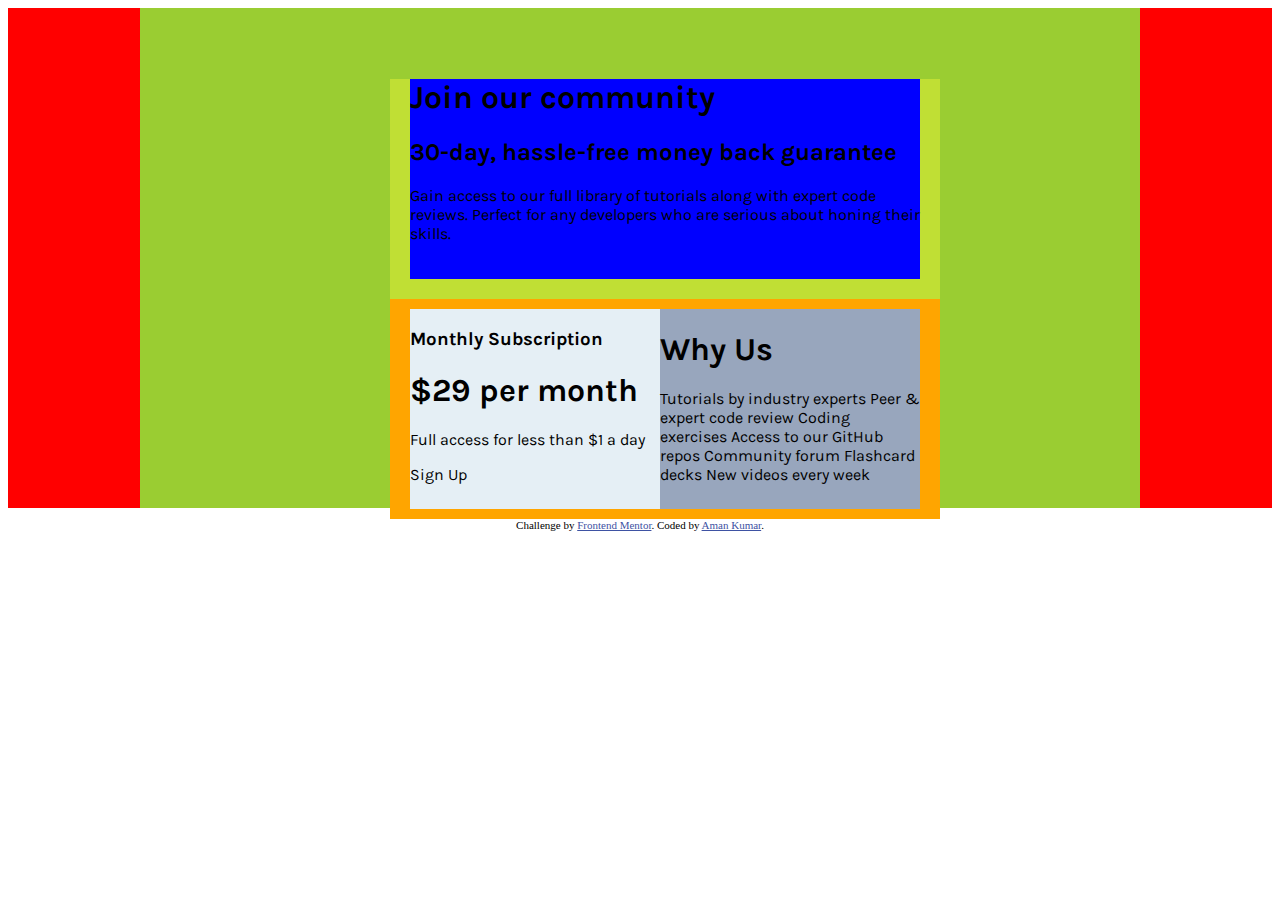
<file: Daily target/single-price-grid-component-master/index.html>
<!DOCTYPE html>
<html lang="en">
<head>
  <meta charset="UTF-8">
  <meta name="viewport" content="width=device-width, initial-scale=1.0"> <!-- displays site properly based on user's device -->
  <link rel="stylesheet" href="style.css">
  <link rel="icon" type="image/png" sizes="32x32" href="./images/favicon-32x32.png">
  <link rel="preconnect" href="https://fonts.googleapis.com">
  <link rel="preconnect" href="https://fonts.gstatic.com" crossorigin>
  <link href="https://fonts.googleapis.com/css2?family=Karla:ital,wght@0,200..800;1,200..800&display=swap" rel="stylesheet">
  <title>Frontend Mentor | Single Price Grid Component</title>

  <!-- Feel free to remove these styles or customise in your own stylesheet 👍 -->
  <style>
    .attribution { font-size: 11px; text-align: center; }
    .attribution a { color: hsl(228, 45%, 44%); }
  </style>
</head>
<body>
  <div class="aman">
    <div class="main">

      <div class="ananya">

        <div class="content1">
          <div class="radha">
            <h1>Join our community</h1>
            <h2>30-day, hassle-free money back guarantee</h2>
            <p>
            Gain access to our full library of tutorials along with expert code reviews. 
            Perfect for any developers who are serious about honing their skills.
            </p>
          </div>
        </div>
  
        <!-- <div class="vallabh"> -->
         
          <div class="content2">
            <div class="box1">
              <div class="para1">
                <h3>Monthly Subscription</h3>
              </div>
              
              <div class="para2">
                <h1>&dollar;29 per month</h1>
              </div>
    
              <div class="para3">
                <p>Full access for less than &dollar;1 a day</p>
              </div>
    
              <div class="para4">
                <p>Sign Up</p>
              </div>
    
            </div>
    
            <div class="box2">
              <div class="para5">
                <h1>Why Us</h1>
              </div>
    
              <div class="para6">
                <p>
                  Tutorials by industry experts
                  Peer &amp; expert code review
                  Coding exercises
                  Access to our GitHub repos
                  Community forum
                  Flashcard decks
                  New videos every week
                </p>
              </div>
    
            </div>
    
          </div>
        <!-- </div> -->
      </div>
      
      
    </div>

  </div>
 
  <footer>
    <p class="attribution">
      Challenge by <a href="https://www.frontendmentor.io?ref=challenge" target="_blank">Frontend Mentor</a>. 
      Coded by <a href="#">Aman Kumar</a>.
    </p>
  </footer>
</body>
</html>
</file>
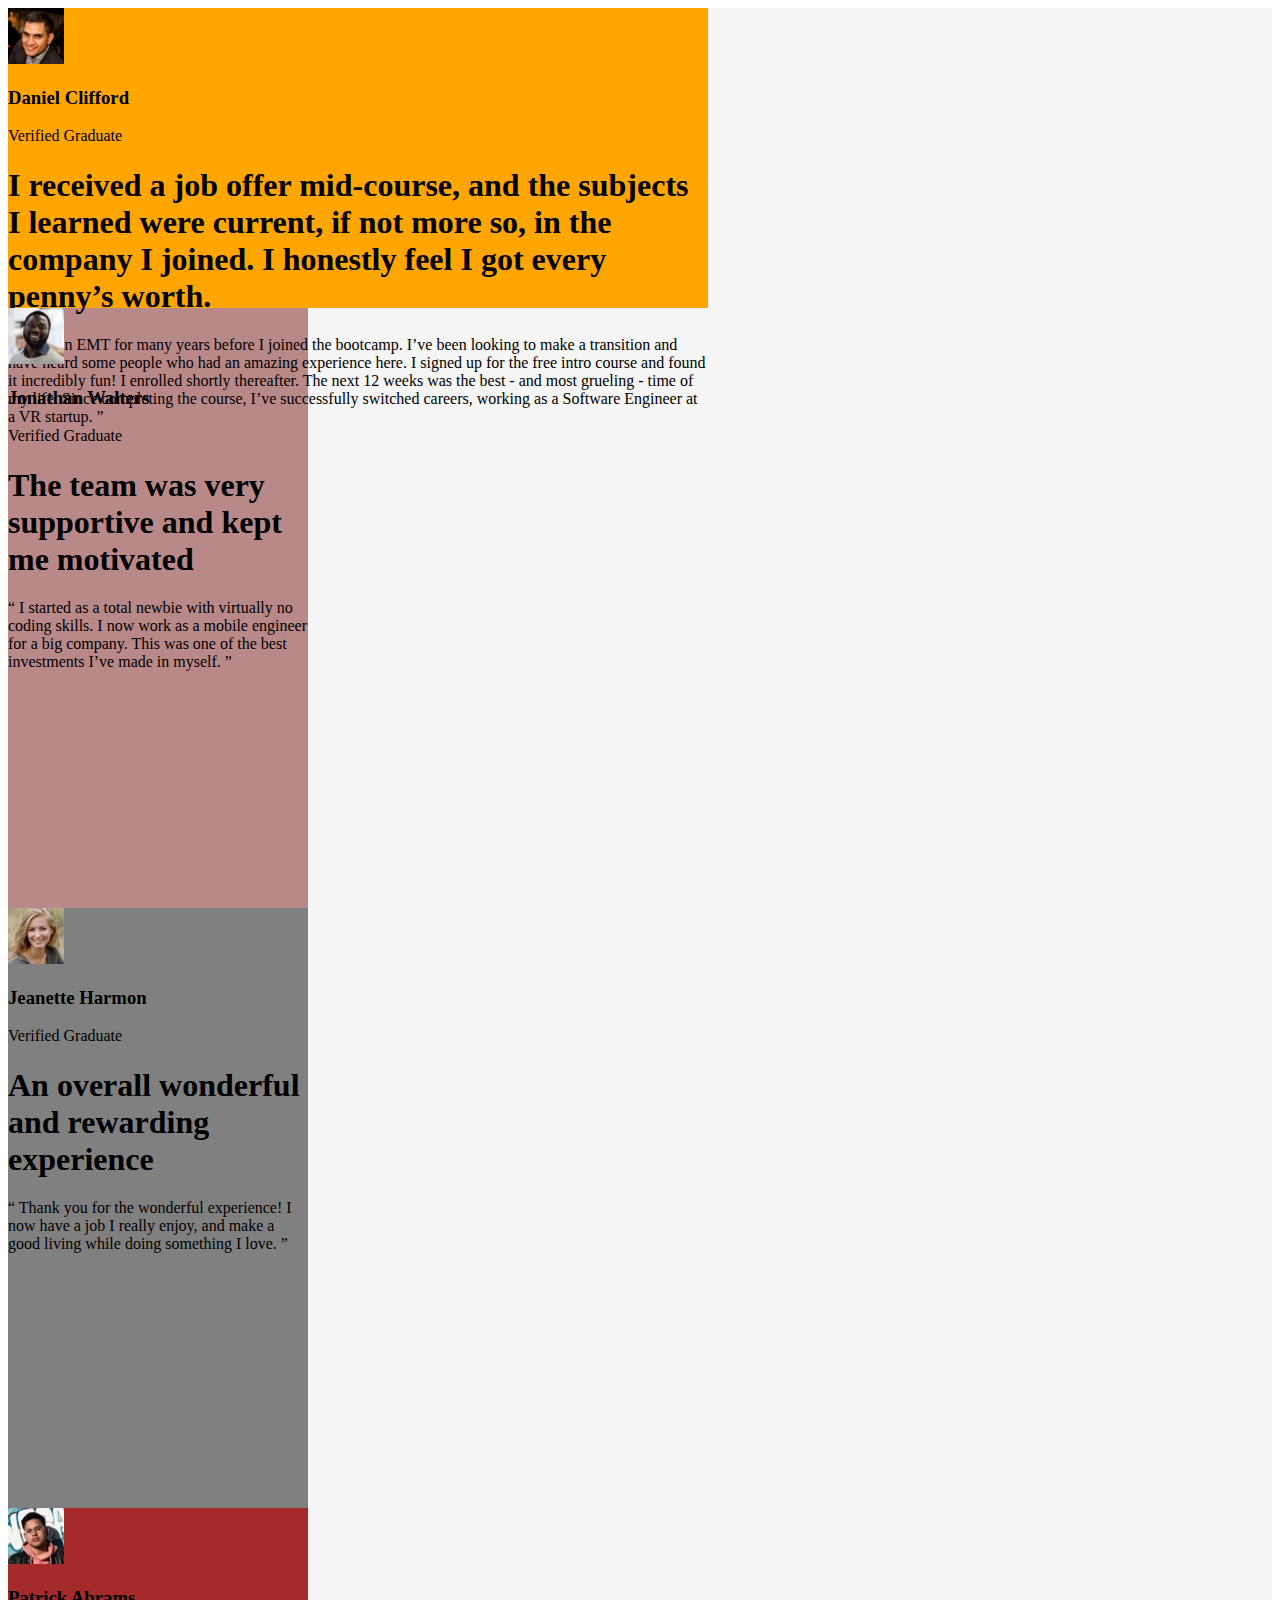
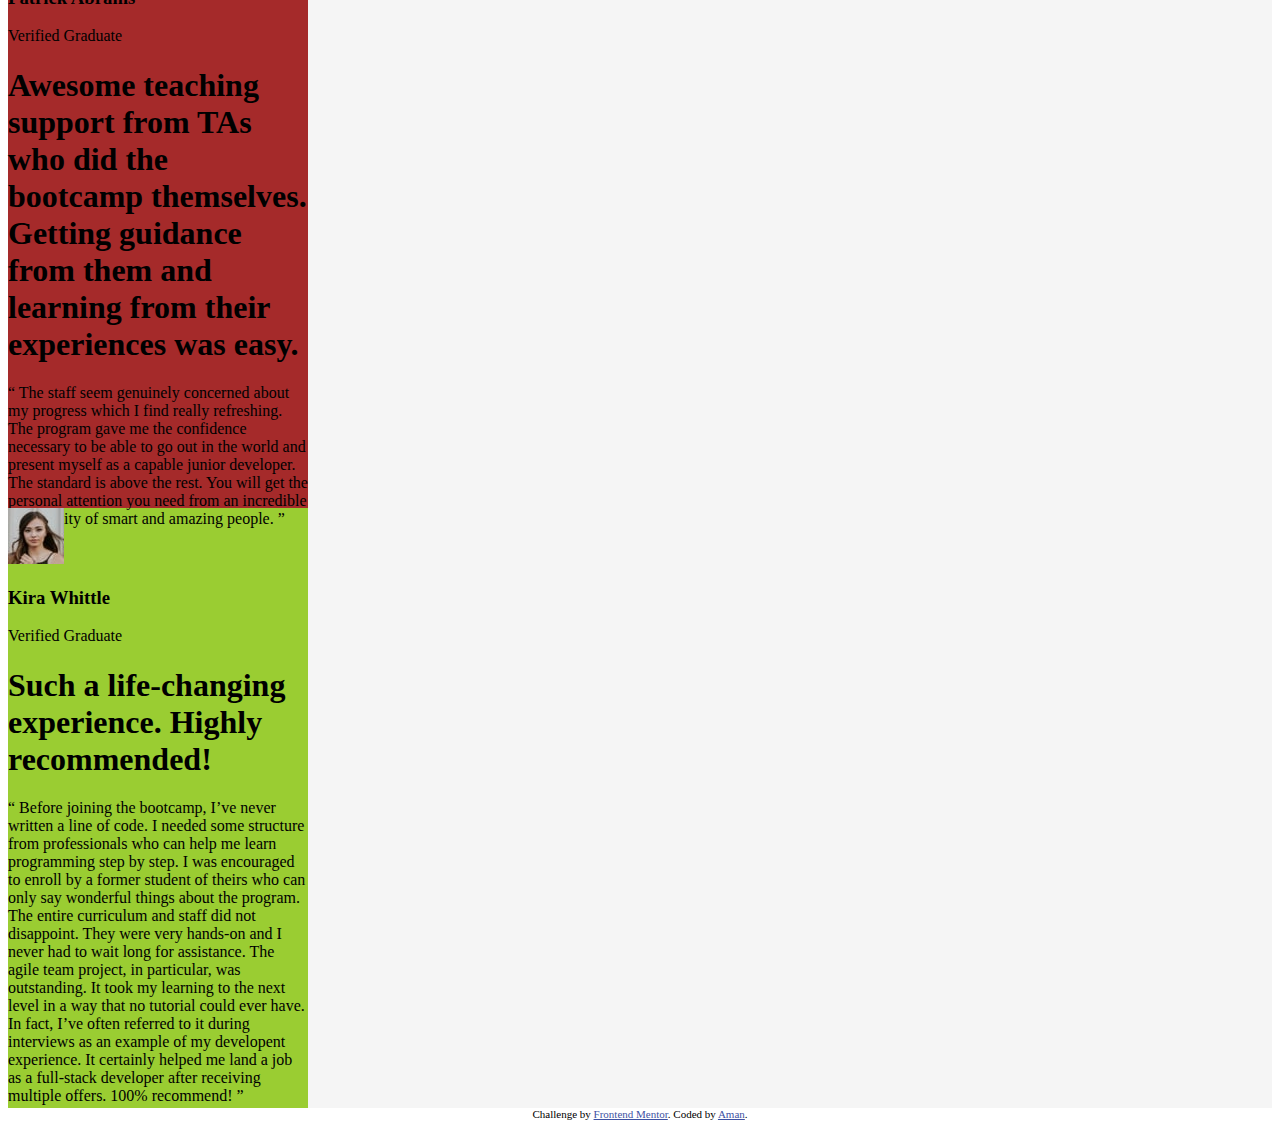
<file: Daily target/testimonials-grid-section-main/index.html>
<!DOCTYPE html>
<html lang="en">
<head>
  <meta charset="UTF-8">
  <meta name="viewport" content="width=device-width, initial-scale=1.0"> <!-- displays site properly based on user's device -->
  <link rel="stylesheet" href="style.css">
  <link rel="icon" type="image/png" sizes="32x32" href="./images/favicon-32x32.png">
  
  <title>Frontend Mentor | [Challenge Name Here]</title>

  <!-- Feel free to remove these styles or customise in your own stylesheet 👍 -->
  <style>
    .attribution { font-size: 11px; text-align: center; }
    .attribution a { color: hsl(228, 45%, 44%); }
  </style>
</head>
<body>

  <div class="aman">
    <div class="white">
      <div class="col1">
        <div class="para1">
          <img src="./images/image-daniel.jpg" alt="daniel picture">
          <h3>
            Daniel Clifford
          </h3>
          <p>
            Verified Graduate
          </p>
        </div>

        <div class="para2">
          <h1>
            I received a job offer mid-course, and the subjects I learned were current, if not more so, 
            in the company I joined. I honestly feel I got every penny’s worth.
          </h1>
        </div>

        <div class="para3">
          <p>
            “ I was an EMT for many years before I joined the bootcamp. I’ve been looking to make a 
              transition and have heard some people who had an amazing experience here. I signed up 
              for the free intro course and found it incredibly fun! I enrolled shortly thereafter. 
              The next 12 weeks was the best - and most grueling - time of my life. Since completing 
              the course, I’ve successfully switched careers, working as a Software Engineer at a VR startup. ”
          </p>
        </div>
      </div>


      <div class="col2">
        <div class="para4">
          <img src="./images/image-jonathan.jpg" alt="jonathan picture">
          <h3>
            Jonathan Walters
          </h3>
          <p>
            Verified Graduate
          </p>
        </div>

        <div class="para5">
          <h1>
            The team was very supportive and kept me motivated
          </h1>
        </div>

        <div class="para6">
          <p>
            “ I started as a total newbie with virtually no coding skills. I now work as a mobile engineer 
            for a big company. This was one of the best investments I’ve made in myself. ”
          </p>
        </div>
      </div>

      <div class="col3">
        <div class="para7">
          <img src="./images/image-jeanette.jpg" alt="jeanette picture">
          <h3>Jeanette Harmon</h3>
          <p>Verified Graduate</p>
        </div>

        <div class="para8">
          <h1>An overall wonderful and rewarding experience</h1>
        </div>

        <div class="para9">
          <p>
            “ Thank you for the wonderful experience! I now have a job I really enjoy, and make a good living 
            while doing something I love. ”
          </p>
        </div>
      </div>

      <div class="col4">
        <div class="para10">
          <img src="./images/image-patrick.jpg" alt="pratick picture">
          <h3>
            Patrick Abrams
          </h3>
          <p>
            Verified Graduate
          </p>
        </div>

        <div class="para11">
          <h1>
            Awesome teaching support from TAs who did the bootcamp themselves. Getting guidance from them and 
            learning from their experiences was easy.
          </h1>
        </div>

        <div class="para12">
          <p>
            “ The staff seem genuinely concerned about my progress which I find really refreshing. The program 
            gave me the confidence necessary to be able to go out in the world and present myself as a capable 
            junior developer. The standard is above the rest. You will get the personal attention you need from 
            an incredible community of smart and amazing people. ”
          </p>
        </div>
      </div>

      <div class="col5">
        <div class="para13">
          <img src="./images/image-kira.jpg" alt="kira picture">
          <h3>Kira Whittle</h3>
          <p>
            Verified Graduate
          </p>
        </div>

        <div class="para14">
          <h1>Such a life-changing experience. Highly recommended!</h1>
        </div>

        <div class="para15">
          <p>
            “ Before joining the bootcamp, I’ve never written a line of code. I needed some structure from 
              professionals who can help me learn programming step by step. I was encouraged to enroll by a former 
              student of theirs who can only say wonderful things about the program. The entire curriculum and staff 
              did not disappoint. They were very hands-on and I never had to wait long for assistance. The agile team 
              project, in particular, was outstanding. It took my learning to the next level in a way that no tutorial 
              could ever have. In fact, I’ve often referred to it during interviews as an example of my developent 
              experience. It certainly helped me land a job as a full-stack developer after receiving multiple offers. 
              100% recommend! ”
          </p>
        </div>
      </div>
    </div>
  </div>
 

  
  
  <div class="attribution">
    Challenge by <a href="https://www.frontendmentor.io?ref=challenge" target="_blank">Frontend Mentor</a>. 
    Coded by <a href="#">Aman</a>.
  </div>
</body>
</html>
</file>
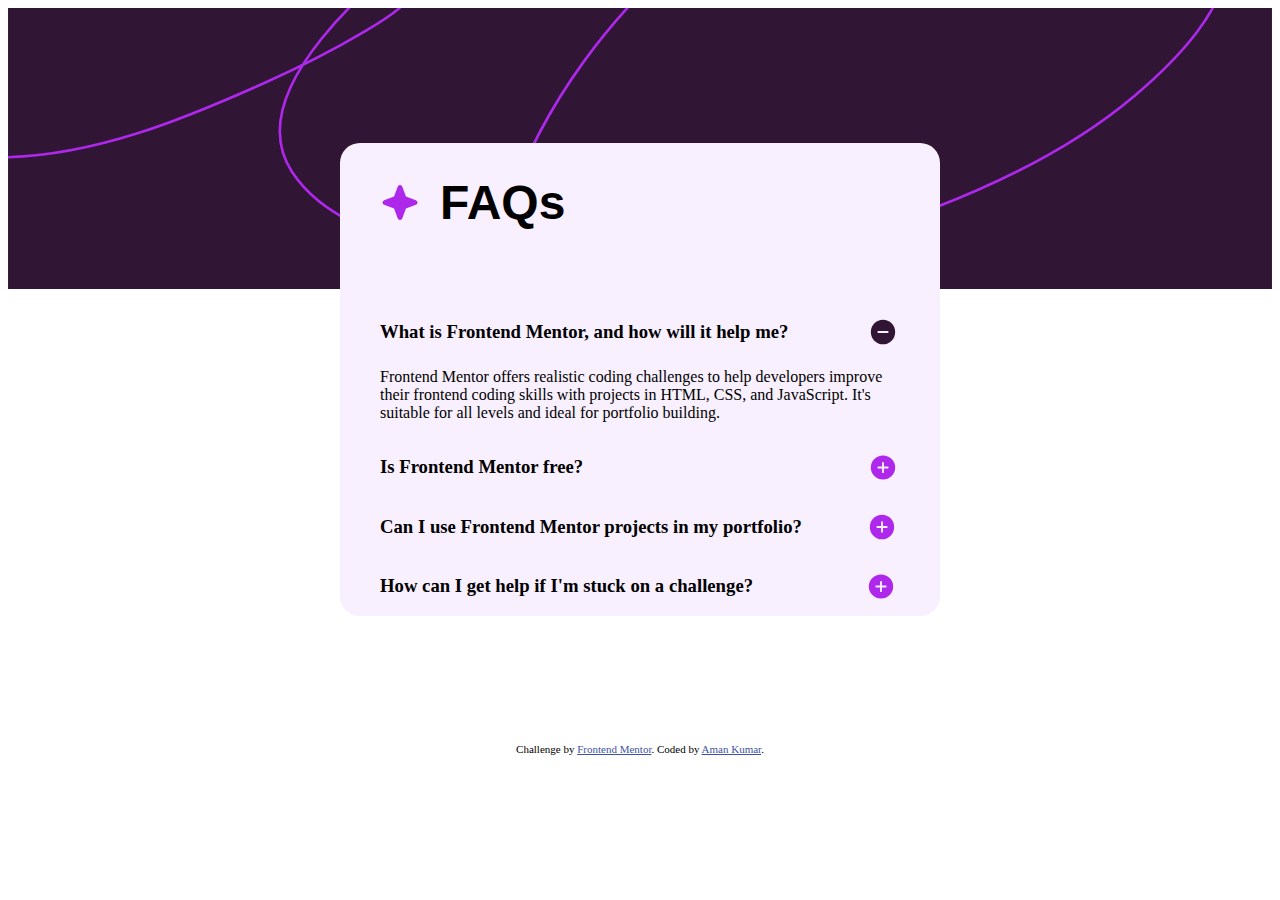
<file: webpages-completed/faq-accordion-main/index.html>
<!DOCTYPE html>
<html lang="en">
<head>
  <meta charset="UTF-8">
  <meta name="viewport" content="width=device-width, initial-scale=1.0"> <!-- displays site properly based on user's device -->

  <link rel="icon" type="image/png" sizes="32x32" href="./assets/images/favicon-32x32.png">
  <link rel="stylesheet" href="style.css">
  <title>Frontend Mentor | FAQ accordion</title>

  <!-- Feel free to remove these styles or customise in your own stylesheet 👍 -->
  <style>
    .attribution { font-size: 11px; text-align: center; }
    .attribution a { color: hsl(228, 45%, 44%); }
  </style>
</head>
<body>
  <div class="aman">
    <div class="image">
      <img src="./assets/images/background-pattern-desktop.svg" alt="desktop background image">
    </div>
    <div class="container">
      <div class="frist">
        <div class="main">
          <div class="para1">
            <img src="./assets/images/icon-star.svg" alt="icon of star">
            <h1>
              <strong>FAQs</strong>
            </h1>
          </div>
      
          <div class="para2">
            <h3>What is Frontend Mentor, and how will it help me?</h3>
            <img src="./assets/images/icon-minus.svg" alt="icons o minux">
          </div>
  
          <div class="para3">
            <p>
              Frontend Mentor offers realistic coding challenges to help developers improve their 
              frontend coding skills with projects in HTML, CSS, and JavaScript. It's suitable for 
              all levels and ideal for portfolio building.
            </p>
          </div>
  
          <div class="para4">
            <h3>  Is Frontend Mentor free?</h3>
            <img src="./assets/images/icon-plus.svg" alt="icons of plus">
            <!-- <p>
              Yes, Frontend Mentor offers both free and premium coding challenges, with the free 
              option providing access to a range of projects suitable for all skill levels.
            </p> -->
          </div>
  
          <div class="para5">
            <h3>Can I use Frontend Mentor projects in my portfolio?</h3>
            <img src="./assets/images/icon-plus.svg" alt="icons of plus">
            <!-- <p>
              Yes, you can use projects completed on Frontend Mentor in your portfolio. It's an excellent
              way to showcase your skills to potential employers!
            </p> -->
          </div>
  
          <div class="para6">
            <h3> How can I get help if I'm stuck on a challenge?</h3>
            <img src="./assets/images/icon-plus.svg" alt="icons of plus">
            <!-- <p>
              The best place to get help is inside Frontend Mentor's Discord community. There's a help 
              channel where you can ask questions and seek support from other community members.
            </p> -->
          </div>
  
        </div>
  
      </div>
    </div>

  </div>
  
  <div class="attribution">
    Challenge by <a href="https://www.frontendmentor.io?ref=challenge" target="_blank">Frontend Mentor</a>. 
    Coded by <a href="https://github.com/amann7974">Aman Kumar</a>.
  </div>
</body>
</html>
</file>
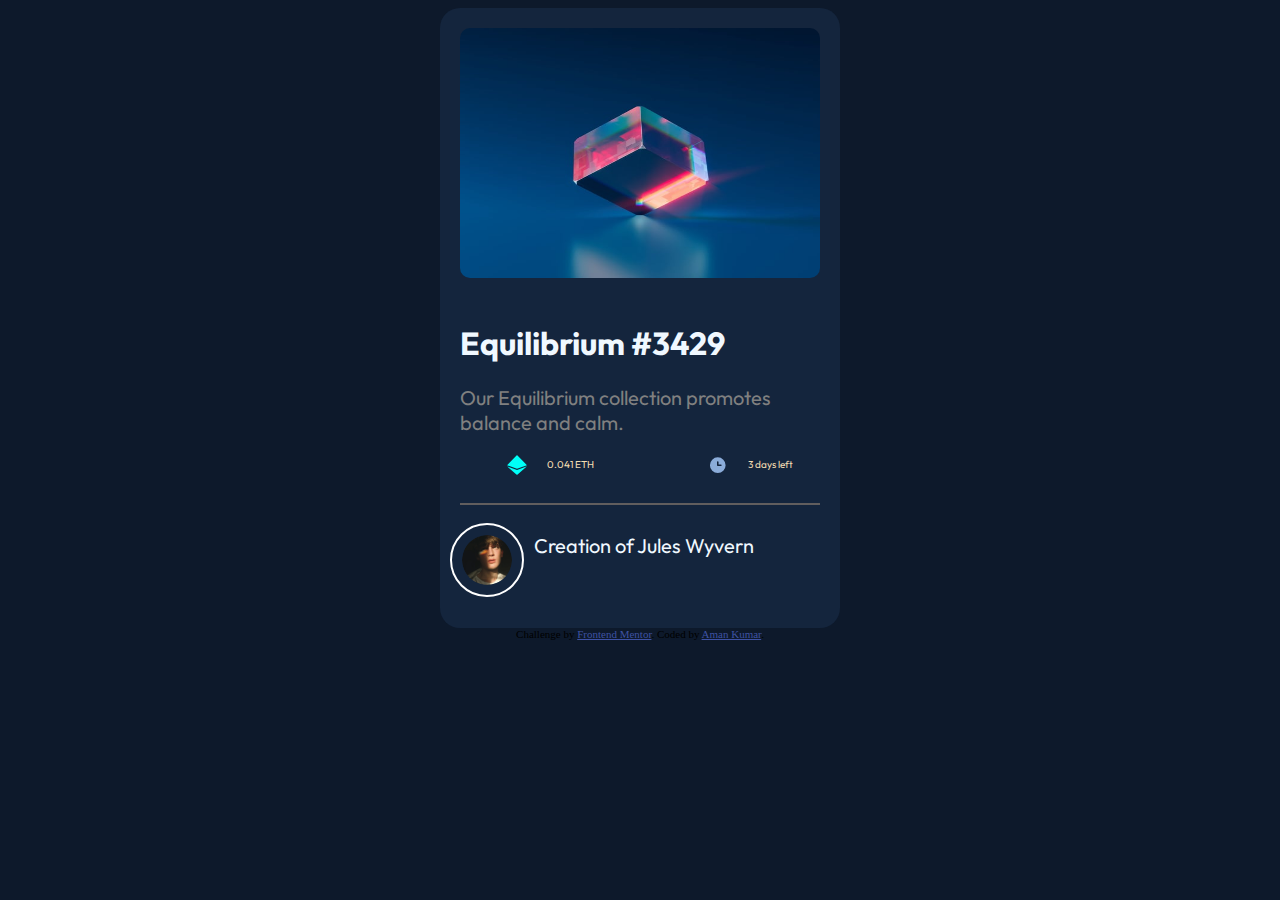
<file: webpages-completed/nft-preview-card-component-main/index.html>
<!DOCTYPE html>
<html lang="en">
<head>
  <meta charset="UTF-8">
  <meta name="viewport" content="width=device-width, initial-scale=1.0"> <!-- displays site properly based on user's device -->
  <link rel="stylesheet" href="style.css">
  <link rel="icon" type="image/png" sizes="32x32" href="./images/favicon-32x32.png">
  <link rel="preconnect" href="https://fonts.googleapis.com">
<link rel="preconnect" href="https://fonts.gstatic.com" crossorigin>
<link href="https://fonts.googleapis.com/css2?family=Outfit:wght@100..900&display=swap" rel="stylesheet">
  <title>Frontend Mentor | NFT preview card component</title>

  <!-- Feel free to remove these styles or customise in your own stylesheet 👍 -->
  <style>
    .attribution { font-size: 11px; text-align: center; }
    .attribution a { color: hsl(228, 45%, 44%); }
  </style>
</head>
<body>
  <div class="aman0">
    <div class="aman">
      <div class="main">
        <img src="./images/image-equilibrium.jpg" alt="">
        <!-- <div class="photo">
          <img src="./images/image-equilibrium.jpg" alt="">
        </div> -->
  
        <div class="text">
          <h1>Equilibrium #3429</h1>
          <p>Our Equilibrium collection promotes balance and calm.</p>
        </div>
  
        <div class="icons">
          <div class="icons0">
            <img src="./images/icon-ethereum.svg" alt="">
            <p>0.041 ETH</p>
          </div>
  
          <div class="icons1">
            <img src="./images/icon-clock.svg" alt="Clock">
            <p>3 days left</p>
          </div>
        </div>
        
        <div class="line">
          <hr>
        </div>
  
        <div class="last">
          <img src="./images/image-avatar.png" alt="">
          <p>Creation of Jules Wyvern</p>
        </div>
      </div>
    </div>
  </div>

  <div class="attribution">
    Challenge by <a href="https://www.frontendmentor.io?ref=challenge" target="_blank">Frontend Mentor</a>. 
    Coded by <a href="https://github.com/amann7974">Aman Kumar</a>.
  </div>
</body>
</html>
</file>
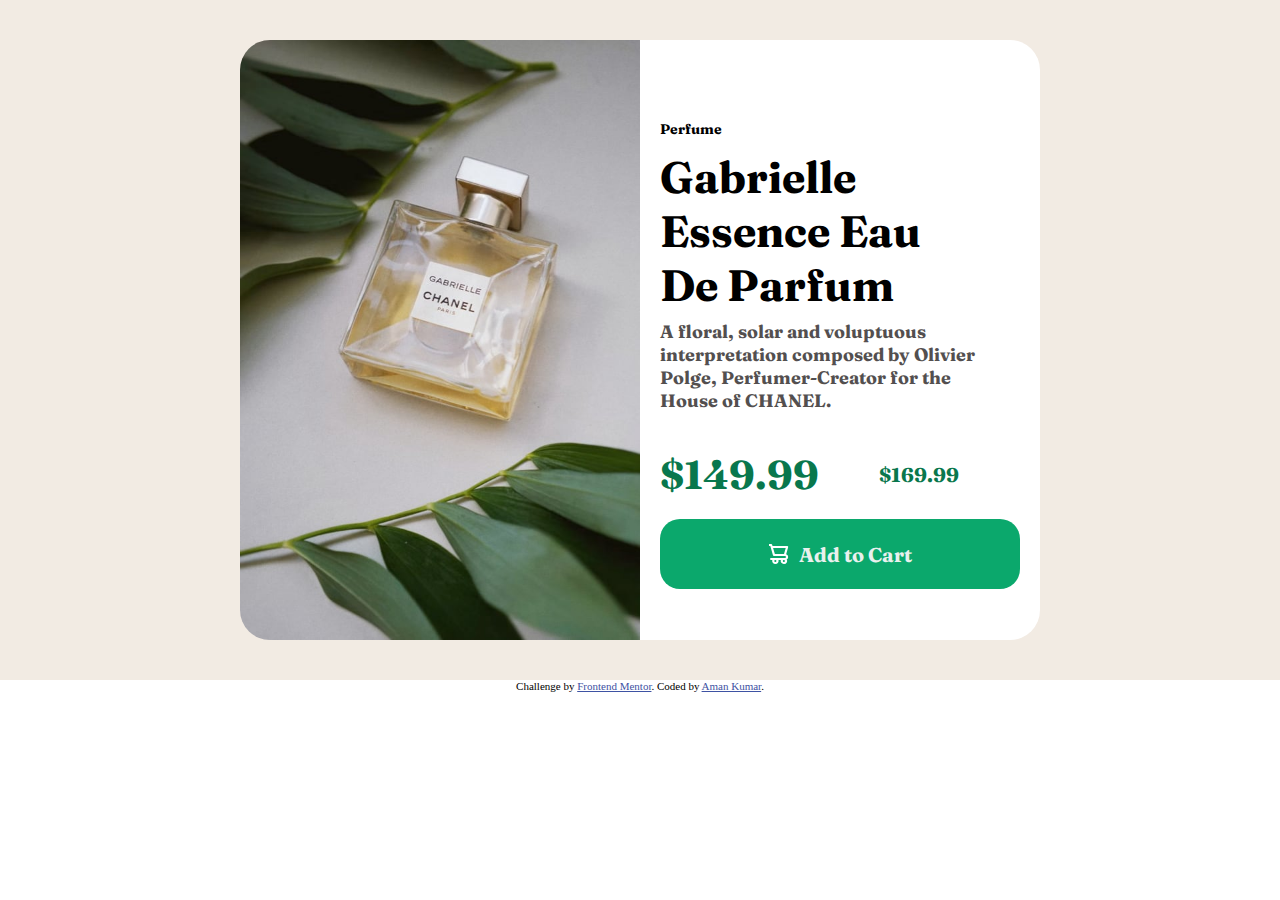
<file: webpages-completed/product-preview-card-component-main/index.html>
<!DOCTYPE html>
<html lang="en">
<head>
  <meta charset="UTF-8">
  <meta name="viewport" content="width=device-width, initial-scale=1.0"> <!-- displays site properly based on user's device -->
  <link rel="stylesheet" href="style.css">
  <link rel="icon" type="image/png" sizes="32x32" href="./images/favicon-32x32.png">
  
  <title>Frontend Mentor | Product preview card component</title>
  <link rel="preconnect" href="https://fonts.googleapis.com">
<link rel="preconnect" href="https://fonts.gstatic.com" crossorigin>
<link href="https://fonts.googleapis.com/css2?family=Montserrat:ital,wght@0,100..900;1,100..900&display=swap" rel="stylesheet">
<link rel="preconnect" href="https://fonts.googleapis.com">
<link rel="preconnect" href="https://fonts.gstatic.com" crossorigin>
<link href="https://fonts.googleapis.com/css2?family=Fraunces:ital,opsz,wght@0,9..144,100..900;1,9..144,100..900&display=swap" rel="stylesheet">

<!-- Feel free to remove these styles or customise in your own stylesheet 👍 -->
  <style>
    .attribution { font-size: 11px; text-align: center; }
    .attribution a { color: hsl(228, 45%, 44%); }
  </style>
</head>
<body>
  <div class="aman">
    <div class="image">
      <img src="./images/image-product-desktop.jpg" alt="main image">
    </div>


    <div class="text">
      <div class="head1">
        <p>Perfume</p>
      </div>


      <div class="head2">
        <h1>  Gabrielle Essence Eau De Parfum
        </h1>
      </div>

      <div class="head3">
        <p>
          A floral, solar and voluptuous interpretation composed by Olivier Polge, 
          Perfumer-Creator for the <br>House of CHANEL.
        </p>
      </div>   
      

      <div class="head4">
        <h1>$149.99</h1>
        <p>$169.99</p>
      </div>

      <div class="head5">
        <img src="./images/icon-cart.svg" alt="cart icons">
        <p>Add to Cart</p>
      </div>
    </div>
  </div>

  
  <div class="attribution">
    Challenge by <a href="https://www.frontendmentor.io?ref=challenge" target="_blank">Frontend Mentor</a>. 
    Coded by <a href="https://github.com/amann7974">Aman Kumar</a>.
  </div>
</body>
</html>
</file>
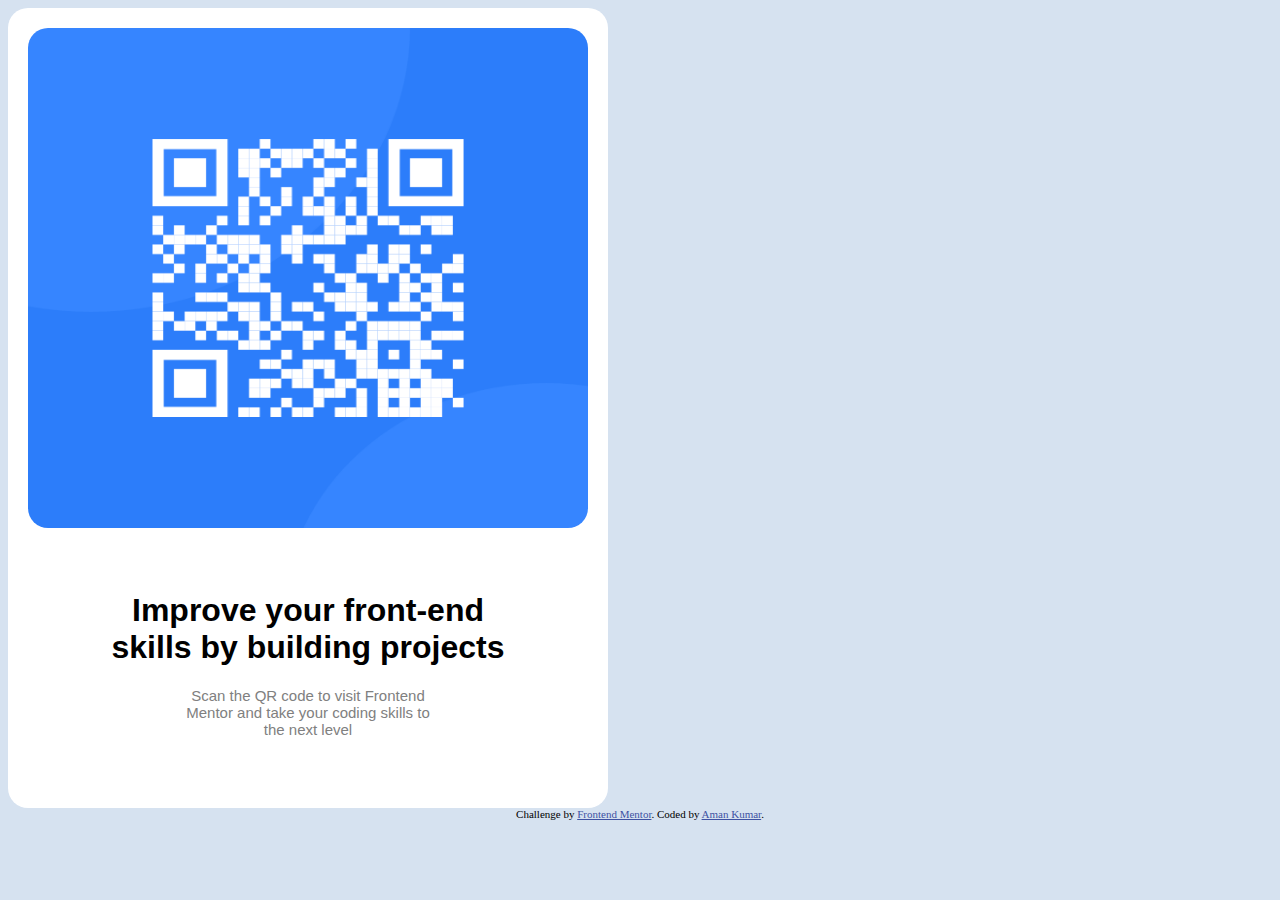
<file: webpages-completed/qr-code-component-main/index.html>
<!DOCTYPE html>
<html lang="en">
<head>
  <meta charset="UTF-8">
  <meta name="viewport" content="width=device-width, initial-scale=1.0"> <!-- displays site properly based on user's device -->

  <link rel="icon" type="image/png" sizes="32x32" href="./images/favicon-32x32.png">
  <link rel="stylesheet" href="style.css">
  <title>Frontend Mentor | QR code component</title>

  <!-- Feel free to remove these styles or customise in your own stylesheet 👍 -->
  <style>
    .attribution { font-size: 11px; text-align: center; }
    .attribution a { color: hsl(228, 45%, 44%); }
  </style>
</head>
<body>
  <div class="aman">
    <div class="main">
      <div class="container">
        <div class="scanner">
          <img src="./images/image-qr-code.png" alt="scanner">
        </div>

        <div class="heading">
          <h1>
            Improve your front-end <br> skills by building projects
          </h1>
        </div>

        <div class="para">
          <p>
            Scan the QR code to visit Frontend <br> Mentor and take your coding skills to <br> the next level
          </p>
        </div>
      </div>
    </div>
  </div>
  

  
  
  <div class="attribution">
    Challenge by <a href="https://www.frontendmentor.io?ref=challenge" target="_blank">Frontend Mentor</a>. 
    Coded by <a href="https://github.com/amann7974">Aman Kumar</a>.
  </div>
</body>
</html>
</file>
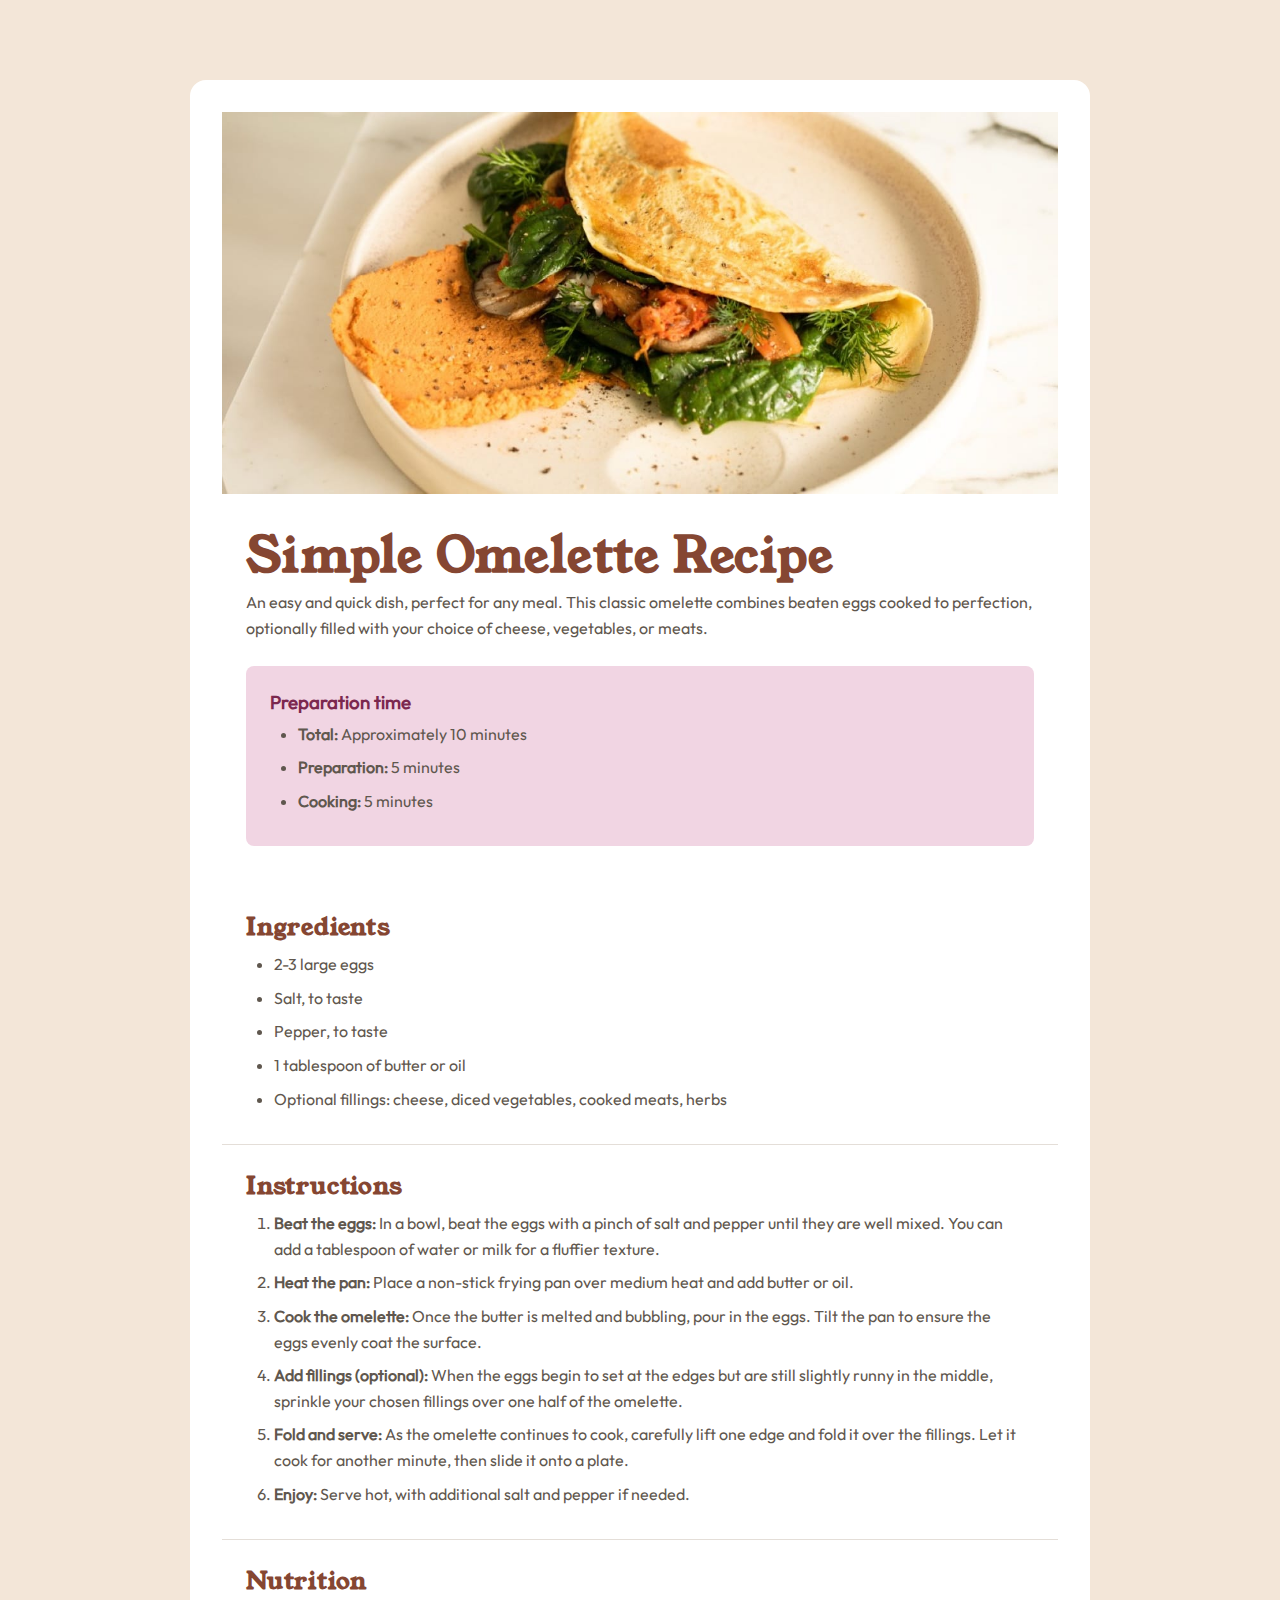
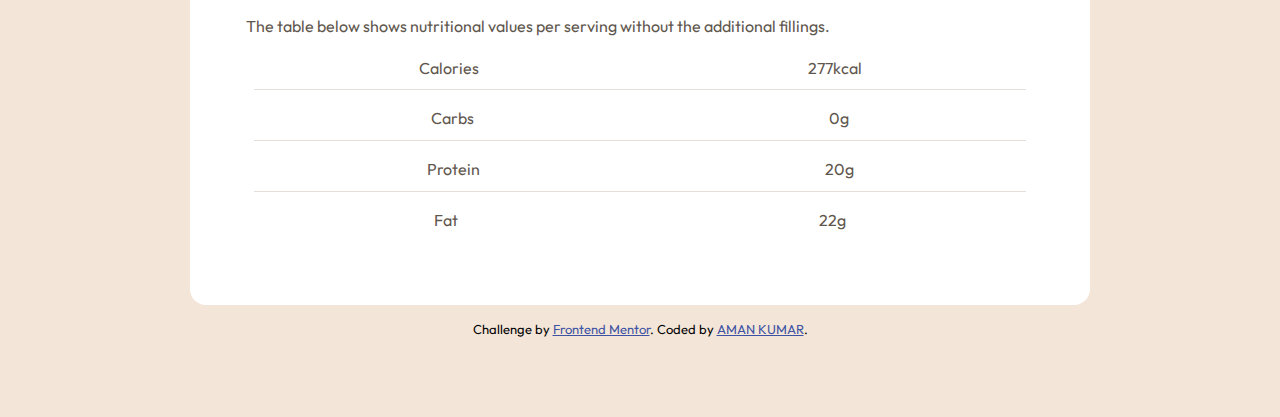
<file: webpages-completed/recipe-page-main/index.html>
<!DOCTYPE html>
<html lang="en">
<head>
  <meta charset="UTF-8">
  <meta name="viewport" content="width=device-width, initial-scale=1.0"> <!-- displays site properly based on user's device -->

  <link rel="icon" type="image/png" sizes="32x32" href="./assets/images/favicon-32x32.png">
  <link rel="stylesheet" href="style.css">
  <title>Frontend Mentor | Recipe page</title>
</head>
<body>

  <div class="container">
    <img src="./assets/images/image-omelette.jpeg" alt="">


    <div class="banner">
      <h1>Simple Omelette Recipe</h1>

    <p>An easy and quick dish, perfect for any meal. This classic omelette combines beaten eggs cooked 
      to perfection, optionally filled with your choice of cheese, vegetables, or meats.</p>

      <article>
        <h3>Preparation time</h3>
        <ul>
          <li><strong>Total:</strong> Approximately 10 minutes</li>
          <li><strong>Preparation:</strong> 5 minutes</li>
          <li><strong>Cooking:</strong> 5 minutes</li>
        </ul>  
      </article>
    </div>

  <div class="ingredients">
    <h2>Ingredients</h2>
    <ul>
      <li>2-3 large eggs</li>
      <li>Salt, to taste</li>
      <li>Pepper, to taste</li>
      <li>1 tablespoon of butter or oil</li>
      <li>Optional fillings: cheese, diced vegetables, cooked meats, herbs</li>
    </ul>
  </div>

  <div class="instructions">
    <h2>Instructions</h2>

    <ol>
      <li><strong>Beat the eggs:</strong> In a bowl, beat the eggs with a pinch of salt and pepper until they are well mixed. 
        You can add a tablespoon of water or milk for a fluffier texture.
      </li>

      <li><strong>Heat the pan:</strong> Place a non-stick frying pan over medium heat and add butter or oil.
      </li>

      <li><strong>Cook the omelette:</strong> Once the butter is melted and bubbling, pour in the eggs. Tilt the pan to ensure 
        the eggs evenly coat the surface.
      </li>

      <li><strong>Add fillings (optional):</strong> When the eggs begin to set at the edges but are still slightly runny in the 
        middle, sprinkle your chosen fillings over one half of the omelette.
      </li>

      <li><strong>Fold and serve:</strong> As the omelette continues to cook, carefully lift one edge and fold it over the 
        fillings. Let it cook for another minute, then slide it onto a plate.
      </li>

      <li><strong>Enjoy:</strong> Serve hot, with additional salt and pepper if needed.
      </li>
    </ol>
  </div>


  <div class="nutrition">
    <h2>Nutrition</h2>
    <p>The table below shows nutritional values per serving without the additional fillings.</p>

    <article>
      <ul style="list-style-type: none; padding: 0;">
        <li>Calories
          <span>277kcal</span></li>
        
        <li>Carbs
          <span>0g</span></li>  
  
        <li>Protein
          <span>20g</span></li>  
  
        <li>Fat
          <span>22g</span></li>  
      </ul>
    </article>
  </div>

 
  </div>
  
  <div class="attribution">
    Challenge by <a href="https://www.frontendmentor.io?ref=challenge" target="_blank">Frontend Mentor</a>. 
    Coded by <a href="https://github.com/amann7974">AMAN KUMAR</a>.
  </div>
</body>
</html>
</file>
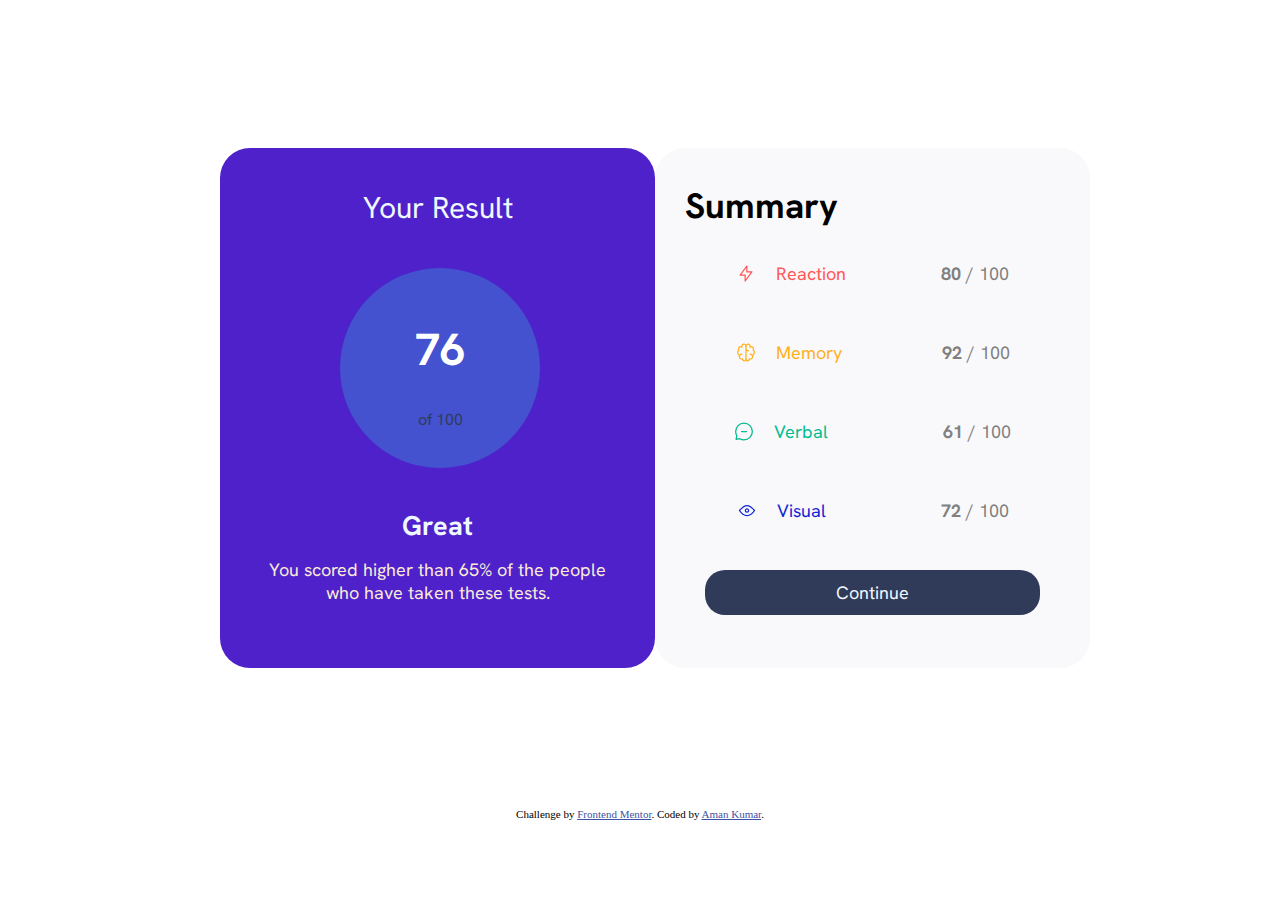
<file: webpages-completed/results-summary-component-main/index.html>
<!DOCTYPE html>
<html lang="en">
<head>
  <meta charset="UTF-8">
  <meta name="viewport" content="width=device-width, initial-scale=1.0"> <!-- displays site properly based on user's device -->
  <link rel="stylesheet" href="style.css">
  <link rel="icon" type="image/png" sizes="32x32" href="./assets/images/favicon-32x32.png">
  
  <title>Frontend Mentor | Results summary component</title>
  <link rel="preconnect" href="https://fonts.googleapis.com">
  <link rel="preconnect" href="https://fonts.gstatic.com" crossorigin>
  <link href="https://fonts.googleapis.com/css2?family=Hanken+Grotesk:ital,wght@0,100..900;1,100..900&display=swap" rel="stylesheet">
  <!-- Feel free to remove these styles or customise in your own stylesheet 👍 -->
  <style>
    .attribution { font-size: 11px; text-align: center; }
    .attribution a { color: hsl(228, 45%, 44%); }
  </style>
</head>
<body>
  <div class="aman">
    <div class="single_container">
      <div class="container1">
        <div class="para1">
          <p>Your Result</p>
        </div>

        <div class="para2">
          <h1>76</h1>
          <p>  of 100</p>
        </div>

        <div class="para3">
          <h2>Great</h2>
        </div>

        <div class="para4">
          <p>
            You scored higher than 65% of the people who have taken these tests.
          </p>
        </div>
      </div>

      <div class="container2">
        <div class="content1">
          <h3>Summary</h3>
        </div>

        

        <div class="content2">
          <div class="sub1">
            <img src="./assets/images/icon-reaction.svg" alt="reaction image">
            <p>Reaction</p>
          </div>

          <div class="sub2">
            <p> <strong>80</strong> / 100</p>
          </div>
        </div>

        <div class="content3">
          <div class="sub3">
            <img src="./assets/images/icon-memory.svg" alt="memor image">
            <p>Memory</p>
          </div>

          <div class="sub4">
            <p> <strong>92</strong> / 100</p>
          </div>
        </div>

        <div class="content4">
          <div class="sub5">
            <img src="./assets/images/icon-verbal.svg" alt="verbal image">
            <p>Verbal</p>
          </div>

          <div class="sub6">
            <p> <strong>61</strong> / 100</p>
          </div>
        </div>

        <div class="content5">
          <div class="sub7">
            <img src="./assets/images/icon-visual.svg" alt="visual image">
            <p>Visual</p>
          </div>

          <div class="sub8">
            <p> <strong>72</strong> / 100</p>
          </div>
        </div>

        <div class="continue">
          <p>Continue</p>
        </div>
      </div>

    </div>
  </div>

  <div class="attribution">
    Challenge by <a href="https://www.frontendmentor.io?ref=challenge" target="_blank">Frontend Mentor</a>. 
    Coded by <a href="https://github.com/amann7974">Aman Kumar</a>.
  </div>
</body>
</html>
</file>
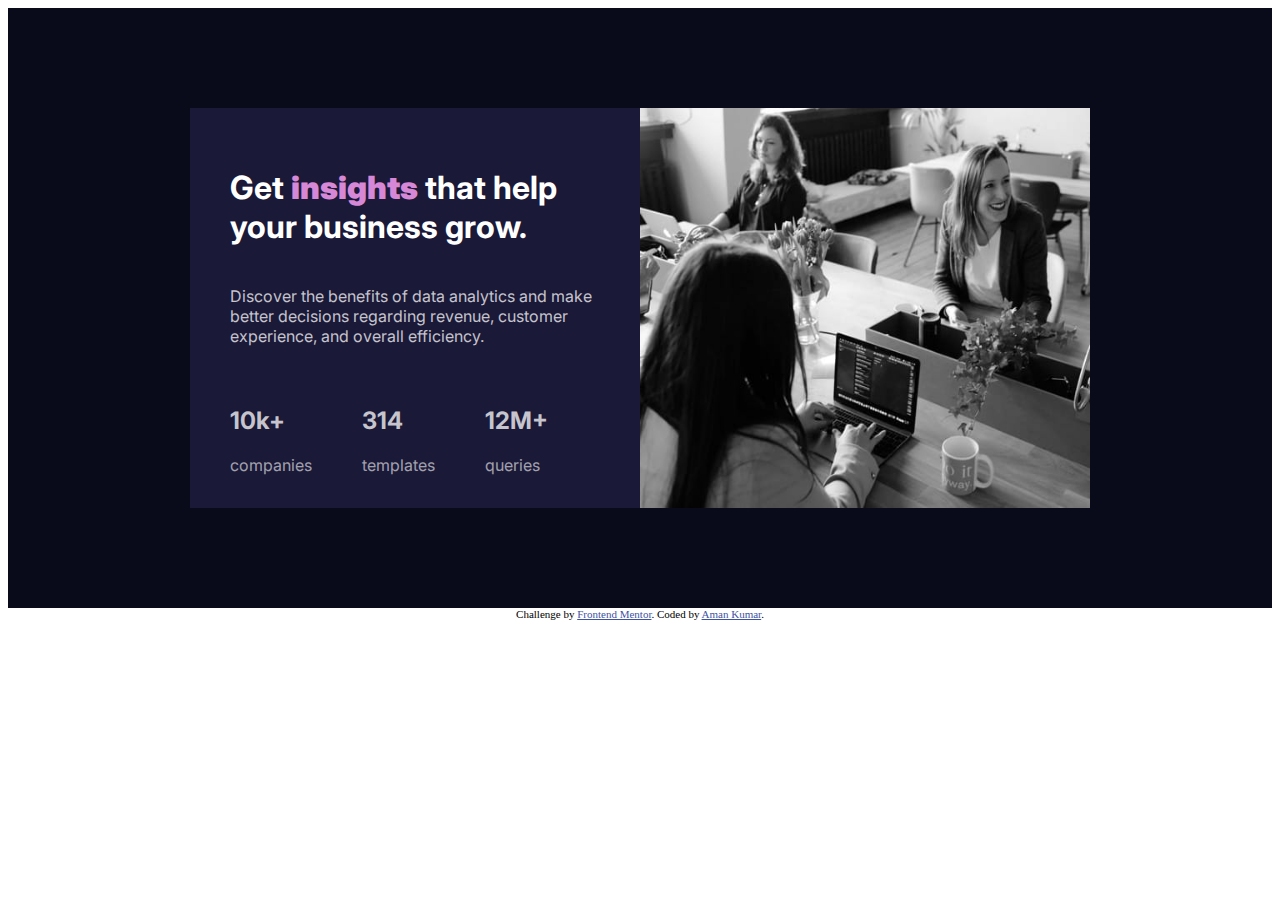
<file: webpages-completed/stats-preview-card-component-main/index.html>
<!DOCTYPE html>
<html lang="en">
<head>
  <meta charset="UTF-8">
  <meta name="viewport" content="width=device-width, initial-scale=1.0"> <!-- displays site properly based on user's device -->
  <link rel="stylesheet" href="style.css">
  <link rel="icon" type="image/png" sizes="32x32" href="./images/favicon-32x32.png">
  
  <title>Frontend Mentor | Stats preview card component</title>
  <link rel="preconnect" href="https://fonts.googleapis.com">
<link rel="preconnect" href="https://fonts.gstatic.com" crossorigin>
<link href="https://fonts.googleapis.com/css2?family=Inter:wght@100..900&display=swap" rel="stylesheet">
<link rel="preconnect" href="https://fonts.googleapis.com">
<link rel="preconnect" href="https://fonts.gstatic.com" crossorigin>
<link href="https://fonts.googleapis.com/css2?family=Inter:wght@100..900&family=Lexend+Deca:wght@100..900&display=swap" rel="stylesheet">

  <!-- Feel free to remove these styles or customise in your own stylesheet 👍 -->
  <style>
    .attribution { font-size: 11px; text-align: center; }
    .attribution a { color: hsl(228, 45%, 44%); }
  </style>
</head>
<body>
  <div class="aman">

    <div class="main">

      <div class="content1">

        <div class="para1">
          <h1>
            Get <strong>insights</strong> that help your business grow.
          </h1>
        </div>

        <div class="para2">
          <p>
            Discover the benefits of data analytics and make better decisions regarding revenue, customer 
            experience, and overall efficiency.
          </p>
        </div>

        <div class="para3">

          <div class="section1">
            <h2>10k+</h2>
            <p>companies</p>
          </div>

          <div class="section2">
            <h2>314</h2>
            <p>templates</p>
          </div>

          <div class="section3">
            <h2>12M+</h2>
            <p>queries</p>
          </div>

        </div>

      </div>

      <div class="content2">
        <img src="./images/image-header-desktop.jpg" alt="desktop size image of webpages">
      </div>

    </div>

  </div>

  <div class="attribution">
    Challenge by <a href="https://www.frontendmentor.io?ref=challenge" target="_blank">Frontend Mentor</a>. 
    Coded by <a href="https://github.com/amann7974">Aman Kumar</a>.
  </div>
</body>
</html>
</file>
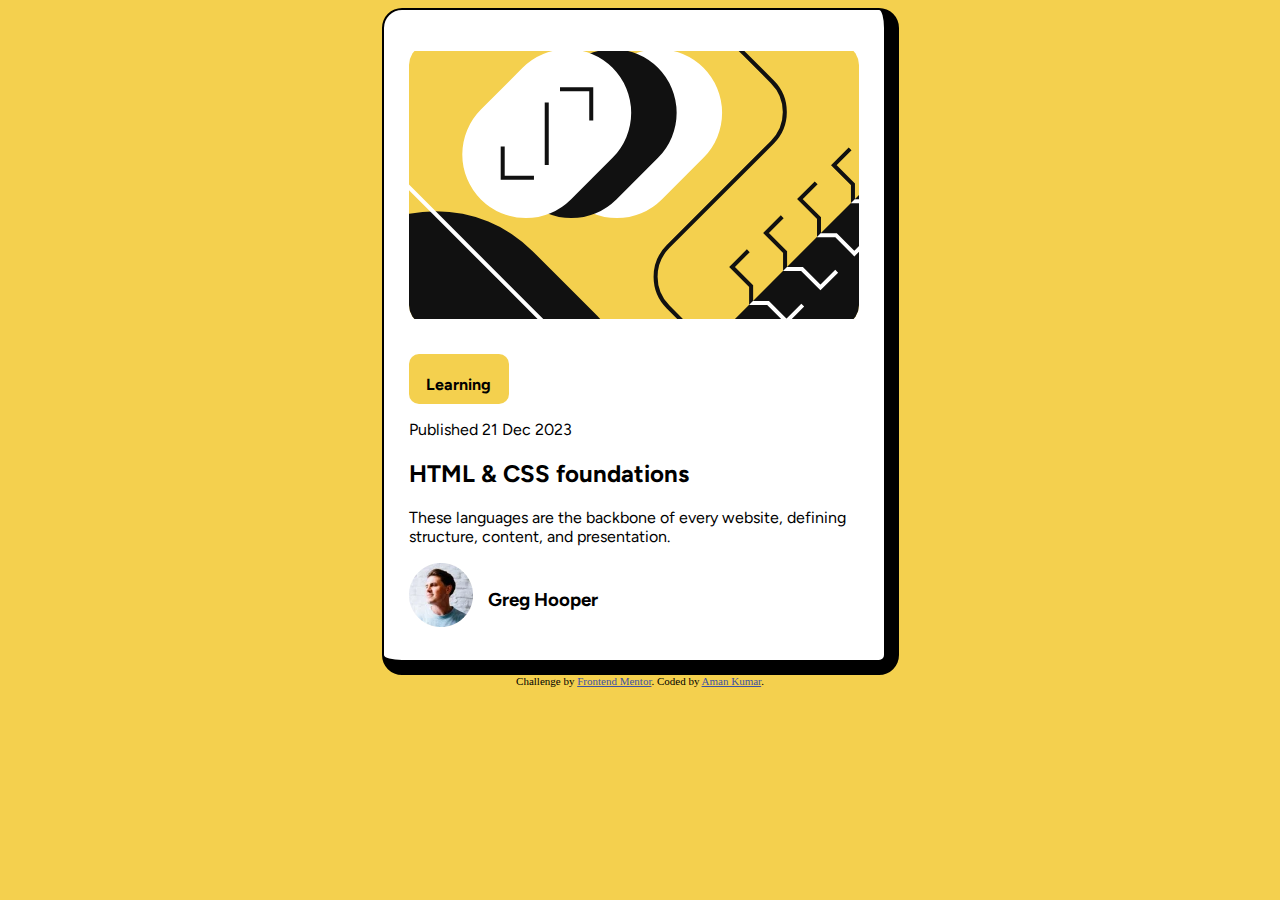
<file: webpages-completed/blog-preview-card-main/blog-preview-card-main/index.html>
<!DOCTYPE html>
<html lang="en">
<head>
  <meta charset="UTF-8">
  <meta name="viewport" content="width=device-width, initial-scale=1.0"> <!-- displays site properly based on user's device -->
  <link rel="stylesheet" href="style.css">
  <link rel="icon" type="image/png" sizes="32x32" href="./assets/images/favicon-32x32.png">
  
  <title>Frontend Mentor | Blog preview card</title>
  <link rel="preconnect" href="https://fonts.googleapis.com">
<link rel="preconnect" href="https://fonts.gstatic.com" crossorigin>
<link href="https://fonts.googleapis.com/css2?family=Figtree:ital,wght@0,300..900;1,300..900&display=swap" rel="stylesheet">
  <!-- Feel free to remove these styles or customise in your own stylesheet 👍 -->
  <style>
    .attribution { font-size: 11px; text-align: center; }
    .attribution a { color: hsl(228, 45%, 44%); }
  </style>
</head>
<body>
 <div class="aman">
  <div class="main">
    <div class="small0">
      <div class="small1">
        <img src="./assets/images/illustration-article.svg" alt="image of something">
      </div>
      <div class="small2">
        <h4>Learning</h4>
      </div>

      <div class="small3">
        <p>  Published 21 Dec 2023      </p>

        <h2>  HTML & CSS foundations</h2>

        <p>
        These languages are the backbone of every website, defining structure, content, and presentation.
        </p>

        <img src="./assets/images/image-avatar.webp" alt="fevicon image">
        
        <h3>
          <br>
          Greg Hooper
        </h3>
      </div>
    </div>
  </div>

 </div>
  
  
  <div class="attribution">
    Challenge by <a href="https://www.frontendmentor.io?ref=challenge" target="_blank">Frontend Mentor</a>. 
    Coded by <a href="https://github.com/amann7974">Aman Kumar</a>.
  </div>
</body>
</html>
</file>
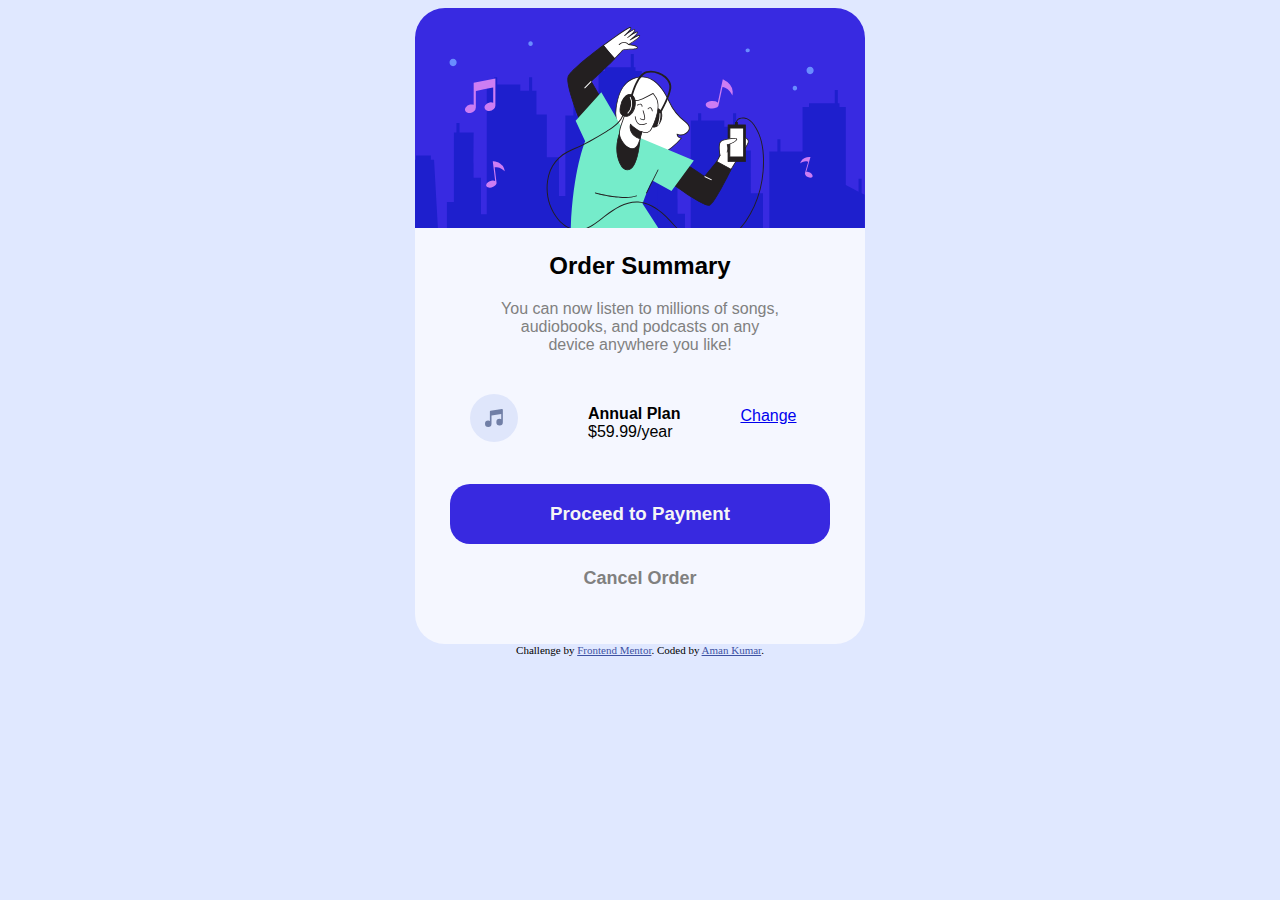
<file: webpages-completed/order-summary-component-main/order-summary-component-main/index.html>
<!DOCTYPE html>
<html lang="en">
<head>
  <meta charset="UTF-8">
  <meta name="viewport" content="width=device-width, initial-scale=1.0"> <!-- displays site properly based on user's device -->

  <link rel="icon" type="image/png" sizes="32x32" href="./images/favicon-32x32.png">
  <link rel="stylesheet" href="style.css">
  <title>Frontend Mentor | Order summary card</title>

  <!-- Feel free to remove these styles or customise in your own stylesheet 👍 -->
  <style>
    .attribution { font-size: 11px; text-align: center; }
    .attribution a { color: hsl(228, 45%, 44%); }
  </style>
</head>
<body>

  <div class="main">
    <div class="small_body">
      <div class="small1">
        <img src="./images/illustration-hero.svg" alt="">
  
        <h2>Order Summary</h2>
  
        <p>
          You can now listen to millions of songs, <br>audiobooks, and podcasts on any <br>
          device anywhere you like!
        </p>
        
      </div>
  
      <div class="small2">
        <img src="./images/icon-music.svg" alt="music icon">
        
        
        <div class="small21">
          
          <p> <strong>Annual Plan</strong> <br>   $59.99/year</p>
        </div>

        <div class="small22">
          <br>
          <a href="https://www.google.com">Change</a>
        </div>
        
        
      </div>
  
      <div class="payment">
        <h3>Proceed to Payment</h2>
      </div>
  
      <div class="cancel">
        <h2>Cancel Order</h2>
      </div>
    </div>
  </div>


  <div class="attribution">
    Challenge by <a href="https://www.frontendmentor.io?ref=challenge" target="_blank">Frontend Mentor</a>. 
    Coded by <a href="https://github.com/amann7974">Aman Kumar</a>.
  </div>
</body>
</html>
</file>
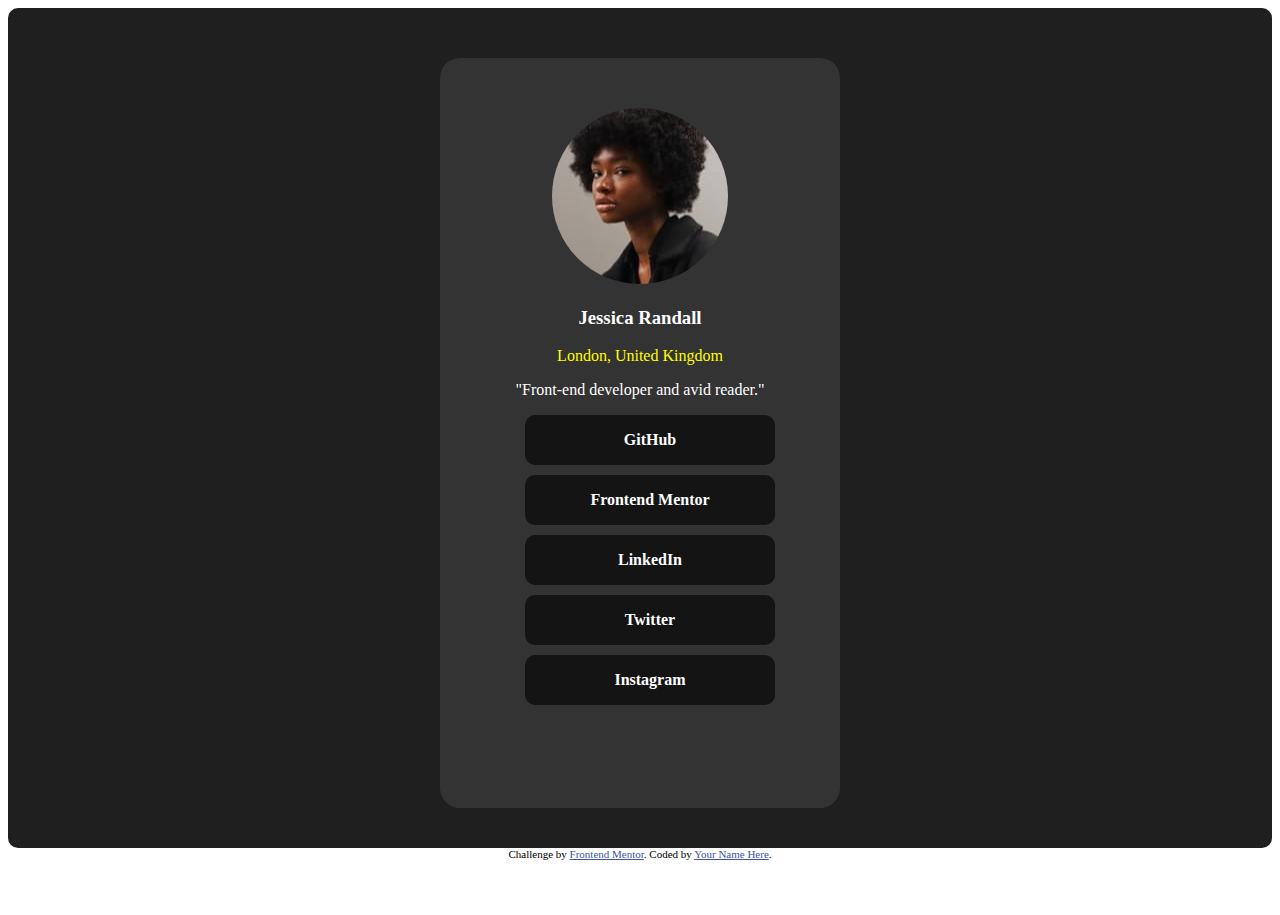
<file: webpages-completed/social/social-links-profile-main/index.html>
<!DOCTYPE html>
<html lang="en">
<head>
  <meta charset="UTF-8">
  <meta name="viewport" content="width=device-width, initial-scale=1.0"> <!-- displays site properly based on user's device -->
  <link rel="stylesheet" href="style.css">
  <link rel="icon" type="image/png" sizes="32x32" href="./assets/images/favicon-32x32.png">
  
  <title>Frontend Mentor | Social links profile</title>

  <link rel="preconnect" href="https://fonts.googleapis.com">
<link rel="preconnect" href="https://fonts.gstatic.com" crossorigin>
<link href="https://fonts.googleapis.com/css2?family=Inter:wght@100..900&display=swap" rel="stylesheet">

  <!-- Feel free to remove these styles or customise in your own stylesheet 👍 -->
  <style>
    .attribution { font-size: 11px; text-align: center; }
    .attribution a { color: hsl(228, 45%, 44%); }
  </style>
</head>
<body>

  <div class="main">
    <div class="mainbody">
      <img src="./assets/images/avatar-jessica.jpeg" alt="main profile image">
      <h3>  Jessica Randall  </h3>
      <p style="color: yellow;">  London, United Kingdom</p>
      <p>"Front-end developer and avid reader."</p>
  
      <div class="all-button">
        <div class="button">
          <h4>GitHub</h4>
        </div>
    
        <div class="button">
          <h4>Frontend Mentor</h4>
        </div>
    
        <div class="button">
          <h4> LinkedIn</h4>
        </div>
    
        <div class="button">
          <h4>  Twitter</h4>
        </div>
    
        <div class="button">
            <h4>  Instagram</h4>
        </div>
      </div>
    </div>
  </div>


  

  
  
 


  
  <div class="attribution">
    Challenge by <a href="https://www.frontendmentor.io?ref=challenge" target="_blank">Frontend Mentor</a>. 
    Coded by <a href="#">Your Name Here</a>.
  </div>
</body>
</html>
</file>
<file: Daily target/single-price-grid-component-master/style.css>
.aman{
    height: 100%;
    width: 100%;
    background-color: red;
    display: flex;
    align-items: center;
    justify-content: center;
    font-size: 16px;
}

.main{
    height: 500px;
    width: 1000px;
    background-color: yellowgreen;
    display: block;
    align-items: center;
    justify-content: center;
    display: flex;
}

.ananya{
    height:400px;
    width: 500px;
    /* background-color: blue; */
    /* margin-left: 240px; */
    /* display: flex;
    align-items: center;
    justify-content: center; */
}


.aman{
  font-family: "Karla", sans-serif;
  font-optical-sizing: auto;
  font-weight: 400 700;
  font-style: normal;
}

.content1, .content2{
    height: 220px;
    width: 550px;
    align-items: center;
    /* gap: 20px; */
}

.content1{
    background-color: hsl(71, 73%, 54%);
    /* height: 180px; */
}

.content2{
    background-color: orange;
    display: flex;
    align-items: center;
    justify-content: center;
}

.box1{
    height: 200px;
    width: 260px;
    background-color: hsl(204, 43%, 93%);
    /* gap: 30px; */
    /* margin: 20px; */
}

.box2{
    height: 200px;
    width: 260px;
    background-color: hsl(218, 22%, 67%);
    margin-left: -10px;
}


/* Cyan: hsl(179, 62%, 43%)
- Bright Yellow: hsl(71, 73%, 54%)

### Neutral

- Light Gray: hsl(204, 43%, 93%)
- Grayish Blue: hsl(218, 22%, 67%) */


.radha{
    background-color: blue;
    height: 200px;
    width: 510px;
    margin: 20px;
    margin-top: 10px;
    /* display: inline-block;
    align-items: center;
    justify-content: center; */
}

/* .vallabh{
    background-color: rebeccapurple;
    height: 200px;
    width: 550px;
} */
</file>
<file: Daily target/testimonials-grid-section-main/style.css>
.aman{
    background-color: green;
}

.white{
    background-color: whitesmoke;
}

.container1{
    display: flex;
    height: 400px;
    width: 800px;
    background-color: black;
}

.container3{
    display: flex;
    height: 1200px;
    width: 800px;
    background-color: wheat;
}

.col1{
    background-color: orange;
    height: 300px;
    width: 700px;
}

.col2{
    background-color: rgb(185, 136, 136);
    height: 600px;
    width: 300px;
}

.col3{
    background-color: grey;
    height: 600px;
    width: 300px;
}

.col4{
    background-color: brown;
    height: 600px;
    width: 300px;
}

.col5{
    background-color: yellowgreen;
    height: 600px;
    width: 300px;
}
</file>
<file: webpages-completed/faq-accordion-main/style.css>
.aman{
    background-color: hsl(0, 0%, 100%);
    height: 100%;
    width: 100%;
}

.image{
    height: 50%;
    width: 100%;
}

.image img{
    height: 500%;
    width: 100%;
} 

.frist{
    /* background-color: blue; */
    height: 450px;
    width: 600px;
    border-radius: 20px;
}

.main{
    background-color: hsl(275, 100%, 97%);
    /* background-color: gray; */
    margin-top: -190px;
    border-radius: 20px;
}

.container{
    display: flex;
    align-items: center;
    justify-content: center;
    /* margin-top: -100px;
    border: solid black 20px; */
}

.para1{
    /* background-color: aqua; */
    display: flex;
    gap: 20px;
    border-radius: 20px;
    margin-bottom: 40px;
    /* padding-bottom: -90px; */
    margin: 40px;
    font-size: x-large;
    font-family: 'Gill Sans', 'Gill Sans MT', Calibri, 'Trebuchet MS', sans-serif ;
}

.para2{
    /* background-color: blue; */
    display: flex;
    gap: 80px;
    margin: 40px;
    padding-bottom: -60px;
    margin-bottom: -50px;
}

.para3{
    /* background-color: blueviolet; */
    display: flex;
    margin: 40px;
    margin-bottom: -40px;
}

.para4{
    /* background-color: brown; */
    margin: 40px;
    display: flex;
    gap: 285px;
    margin-bottom: -40px;
}

.para5{
    /* background-color: chartreuse; */
    margin: 40px;
    display: flex;
    gap: 65px;
    margin-bottom: -40px;
}

.para6{
    /* background-color: chocolate; */
    margin: 40px;
    display: flex;
    gap: 113px;
}

@media (min-width=375px){
    .aman{
        height:fit-content;
        width: fit-content;
    }
}
@media (max-width=1440px){
    .aman{
        height: fit-content;
        width: fit-content;
    }
}
</file>
<file: webpages-completed/nft-preview-card-component-main/style.css>
body{
    background-color: hsl(217, 54%, 11%);
    align-items: center;
    justify-content: center;
}
.aman{
    background-color: hsl(216, 50%, 16%);
    height: 620px;
    width: 400px;
    border-radius: 20px;
} 

.main{
  font-family: "Outfit", sans-serif;
  font-optical-sizing: auto;
  font-weight: 300, 400, 600;
  font-style: normal;
}

.main img{
    margin: 10px;
    padding: 10px;
    height: 250px;
    width: 360px;
    border-radius: 20px;
}

.aman0{
    display: flex;
    align-items: center;
    justify-content: center;
}

.text{
    margin: 20px;
    text-align: left;
}
.text h1{
    color: aliceblue;
}

.text p{
    color: grey;
    font-size: 20px;
}

.icons{
    display:flex;
    align-items:center;
    justify-content:space-around;
    color: wheat;
    font-size: 10px;
    /* background-color: green; */
    margin-top: -20px;
}

.icons p{
    text-align: center;
}

.icons0 , .icons1{
    display: flex;
    justify-content: center;
    align-items: center;
}


.icons1 img , .icons0 img{
    
    height: 20px;
    width: 20px;
    float: left;
}

/* .icons0 img{
    height: 20px;
    width: 20px;
    float: left;
} */

.last{
    float: left;
    color: aliceblue;
    font-size: 20px;
    width: 400px;
    height: 70px;
    text-align: center;
}

.last img{
    height: 50px;
    width: 50px;
    float: left;
    align-items: left;
    justify-items: left;
    margin-bottom: 20px;
    border: solid white 2px;
    border-radius: 50%;
    margin-bottom: -10px;
}

.last p{
    margin-left: -60px;
    text-align: left;
}

.line{
    margin-left: 20px;
    margin-right: 20px;
}

.line hr{
    border: solid rgb(97, 94, 94) 1px;
}
</file>
<file: webpages-completed/product-preview-card-component-main/style.css>
*{
    margin: 0;
    padding: 0;
}

/* .head1{
  font-family: "Montserrat", sans-serif;
  font-optical-sizing: auto;
  font-weight: 500, 700;
  font-style: normal;
} */



.aman{
  font-family: "Fraunces", serif;
  font-optical-sizing: auto;
  font-weight: 700;
  font-style: normal;
  font-variation-settings:
    "SOFT" 0,
    "WONK" 0;
}

.aman{
    background-color: hsl(30, 38%, 92%);
    display: flex;
    align-items: center;
    justify-content: center;
    font-size: 14px;
}

.image{
    height: 600px;
    width: 400px;
    display: flex;
    align-items: center;
    justify-content: center;
    margin-top: 40px;
    margin-bottom: 40px;
    
}

.image img{
    height: 600px;
    width: 400px;
    border-top-left-radius: 30px;
    border-bottom-left-radius: 30px;
}
.text{
    height: 600px;
    width: 400px;
    background-color: hsl(0, 0%, 100%);
    margin-top: 40px;
    margin-bottom: 40px;
    border-top-right-radius: 30px;
    border-bottom-right-radius: 30px;
}

.head1{
    /* background-color: aqua; */
    margin: 20px;
    margin-top: 80px;
    height: 10px;
    width: 100px;
    padding-bottom: -80px;
}

.head2{
    margin: 20px;
    height: 150px;
    width: 300px;
    font-size: 22px;
    margin-bottom: 10px;
}

.head3{
    margin: 20px;
    height: 110px;
    width: 350px;
    font-size: 18px;
    color: #534f4f;
}

.head4{
    margin: 20px;
    display: flex;
    align-items: center;
    gap: 60px;
    font-size: 20px;
    color: hsl(157, 86%, 25%);
}

.head5{
    background-color: hsl(157, 88%, 35%);
    margin: 20px;
    height: 70px;
    width: 360px;
    border-radius: 20px;
    color: hsl(158, 22%, 93%);
    display: flex;
    align-items: center;
    justify-content: center;
    gap: 10px;
    font-size: 20px;
}

.head5 img{
    height: 20px;
    width: 20px;
}

@media only screen and (max-width: 375px) {
    
}
  

@media only screen and (min-width: 376px) and (max-width: 1440px) {
    
}
</file>
<file: webpages-completed/qr-code-component-main/style.css>
body{
    background-color: hsl(212, 45%, 89%);
    align-items: center;
    justify-content: center;
}

.aman{
  font-family: "Outfit", sans-serif;
  font-optical-sizing: auto;
  font-weight: 400, 700;
  font-style: normal;
}

.aman{
    /
}

.main{
    height: 800px;
    width: 600px;
    background-color: white;
    border-radius: 20px;
}

.para{
    text-align: center;
    font-size: 15px;
}

.heading{
    text-align: center;
    margin-top: 40px;
}

.para p{
    color: gray;
}

.scanner img{
    border-radius: 20px;
    margin: 20px;
    height: 500px;
    width: 560px;
}

@media only screen and (max-width: 375px) {
    .main {
        width: 90%; 
    }    

    .scanner img {
        height: auto; 
    }
}

/* @media only screen and (min-width: 376px) and (max-width: 1440px) {
} */
</file>
<file: webpages-completed/recipe-page-main/style.css>
@font-face {
    font-family: outfit;
    src: url(./assets/fonts/outfit/static/Outfit-Regular.ttf);
}

@font-face {
    font-family: youngserif;
    src: url(./assets/fonts/young-serif/YoungSerif-Regular.ttf);
}




*{
    margin: 0;
    padding: 0;
    box-sizing: border-box;
    font-family: outfit;
}

img{
    max-width: 100%;
}

.attribution {
    font-size: 13px;
    text-align: center;
    margin-bottom: 5rem; 
    margin-top: 1rem;
}

.attribution a {
    color: hsl(228, 45%, 44%); 
}


body{
    background-color: hsl(30, 54%, 90%);
}

.container{
    max-width: 900px;
    margin-inline: auto;
    background-color: #fff;re
}

.container div:not(first-child){
    padding: 1.5rem;
}

h1, h2{
    font-family: youngserif;
    color: hsl(14, 45%, 36%);
    letter-spacing: 0.05rem;
}

p, li{
    line-height: 1.6;
    color: hsl(30, 10%, 34%);
}

.banner{
    margin-bottom: 1rem;
    color: hsl(24, 5%, 18%);
}

ul, ol{
    padding-left: 20px;
}

.banner article{
    background-color: hsl(330, 50%, 89%);
    padding: 1.5rem;
    border-radius: 0.5rem;
    margin-top: 1.5rem;
}

.banner article h3{
    color: hsl(332, 51%, 32%);
    margin-bottom: 0.5rem;
}

li{
    margin: 0.5rem;
}

.instructions {
    border-top: 1px solid hsl(30, 18%, 87%);
    border-bottom: 1px solid hsl(30, 18%, 87%);
}

.nutrition p{
    margin-top: 1rem;
}

.nutrition ul li{
    display: flex;
    align-items: center;
    justify-content: space-around;
    border-bottom: 1px solid hsl(30, 18%, 87%);
    padding: 0.5rem 0;
}

.nutrition ul li:last-child{
    border-bottom: none;
}

@media (min-width: 768px) {
    .container {
        margin: 5rem auto 0;
        padding: 2rem;
        border-radius: 1rem;
    }

    .banner h1{
        font-size: 48px;
    }

    .img{
        border-radius: 1rem;
    }
}
</file>
<file: webpages-completed/results-summary-component-main/style.css>
.aman{
    height: 800px;
    width: 100%;
    display: flex;
    align-items: center;
    justify-content: center;
    font-size: 18px;
}

.aman{
  font-family: "Hanken Grotesk", sans-serif;
  font-optical-sizing: auto;
  font-weight: 500, 700, 800;
  font-style: normal;
}

.single_container{
    height: 500px;
    width: 900px;
    /* background-color: yellow; */
    display: flex;
    align-items: center;
    justify-content: center;
}

.container1{
    height: 520px;
    width: 450px;
    background-color: hsla(256, 72%, 46%, 1);
    /* background-color: hsl(234, 85%, 45%); */
    align-items: center;
    justify-content: center;
    margin-top: 30px;
    margin-bottom: 30px;
    margin-left: 30px;
    border-radius: 30px;
}

.container2{
    height: 520px;
    width: 450px;
    border-radius: 30px;
    background-color: hsl(240, 25%, 98%);
}

.para1{
    margin: 40px;
    text-align: center;
    height: 40px;
    font-size: 30px;
    color: aliceblue;
}

.para2{
    background-color: hsl(234, 59%, 54%);
    height: 200px;
    width: 200px;
    margin: 40px;
    border-radius: 50%;
    text-align: center;
    margin-left: 120px;
    display: block;
    align-content: center;
    color: white;
    font-size: medium;
}

.para2 p{
    color: hsl(224, 30%, 27%);
}

.para2 h1{
    font-size: 45px;
}

.para3{
    margin: 40px;
    text-align: center;
    height: 40px;
    color: aliceblue;
}

.para4{
    color: antiquewhite;
    margin: 40px;
    margin-top: -30px;
    text-align: center;
    font-size: 18px;
}

.content1{
    /* background-color: yellowgreen; */
    margin: 30px;
    font-size: 30px;
}

.content2{
    /* background-color: rgb(165, 31, 147); */
    margin: 50px;
    margin-top: -20px;
    display: flex;
    justify-content: center;
    align-items: center;
    gap: 95px;
    color: hsl(0, 100%, 67%);
    
}

.content3{
    /* background-color: rgb(167, 121, 24); */
    margin: 50px;
    display: flex;
    justify-content: center;
    align-items: center;
    gap: 100px;
    margin-top: -30px;
    color: hsl(39, 100%, 56%);
}

.content4{
    /* background-color: rgb(84, 236, 153); */
    margin: 50px;
    display: flex;
    justify-content: center;
    align-items: center;
    gap: 115px;
    margin-top: -30px;
    color: hsl(166, 100%, 37%);
}

.content5{
    /* background-color: rgb(27, 120, 156); */
    margin: 50px;
    display: flex;
    justify-content: center;
    align-items: center;
    gap: 115px;
    margin-top: -30px;
    color: hsl(234, 85%, 45%);
}

.continue{
    background-color: hsl(224, 30%, 27%);
    margin: 50px;
    height: 45px;
    display: flex;
    align-items: center;
    justify-content: center;
    border-radius: 20px;
    color: aliceblue;
    margin-top: -20px;
}

/* .sub1 img{
    float: right;
    margin: 10px;
} */

/* .sub1{
    display: flex;
}

.sub5{
    display: flex;
}

.sub3{
    display: flex;
}

.sub7{
    display: flex;
    gap: 20px;
} */

.sub1, .sub3, .sub5, .sub7{
    display: flex;
    gap: 20px;
}

.sub2, .sub4, .sub6, .sub8{
    color: gray;
}
</file>
<file: webpages-completed/stats-preview-card-component-main/style.css>
.aman{
    background-color: hsl(233, 47%, 7%);
    /* background-color: green; */
    display: flex;
    align-items: center;
    justify-content: center;
    color: white;
}

.main{
    height: 400px;
    width: 900px;
    background-color: rgb(240, 235, 235);
    align-items: center;
    justify-content: center;
    display: flex;
    margin: 100px;
}


.content2 , .content1{
    height: 400px;
    width: 900px;
}

.content2 img{
    height: 400px;
    width: 450px;
}

.content1{
    background-color: hsl(244, 38%, 16%);
}

.content2{
    /* background-color: hsl(277, 64%, 61%); */
    color: hsl(277, 64%, 61%);
}

.para1{
    color: hsl(0, 0%, 100%);
    margin: 40px;
    margin-top: 60px;
    /* background-color: yellow; */
}

.para1 strong{
    color: rgb(214, 136, 214);
}

.para2{
    color: hsla(0, 0%, 100%, 0.75);
    margin: 40px;
    /* background-color: red; */
}

.para3 h2{
    /* color: hsla(0, 0%, 100%, 0.6); */
    color: hsla(0, 0%, 100%, 0.75);
}

.para3 p{
    color: hsla(0, 0%, 100%, 0.6);
}

.para3{
    margin: 40px;
    display: flex;
    gap: 50px;
    /* background-color: green;
    margin-bottom: 50%; */
}


/* .content2 img{
    background-image: linear-gradient(hsl(277, 64%, 61%)), url(./images/image-header-desktop.jpg);
} */

/* height: 100vh;
    width: 100%;
    background-image: linear-gradient(rgba(65, 65, 73, 0.7),rgba(58, 58, 71, 0.7)), url(./image/SLIET_Longowal_Main_Building.jpg);
    background-position: center;
    background-size: cover;  */

/* .content2{
    height: 150vh;
    width: 50%;
    background-image: linear-gradient(rgba(90, 90, 192, 0.7),rgba(44, 206, 58, 0.7)), url(./images/image-header-desktop.jpg);
    background-position: center;
    background-size: cover;
    position: relative;
}  */

.content2 img{
    background-blend-mode: color light;
}


.aman{
  font-family: "Lexend Deca", sans-serif;
  font-optical-sizing: auto;
  font-weight: 400;
  font-style: normal;
}

.aman{
  font-family: "Inter", sans-serif;
  font-optical-sizing: auto;
  font-weight: 400 700;
  font-style: normal;
  font-variation-settings:
    "slnt" 0;
}
</file>
<file: webpages-completed/blog-preview-card-main/blog-preview-card-main/style.css>
/* // <uniquifier>: Use a unique and descriptive class name
// <weight>: Use a value from 300 to 900 */

.main {
  font-family: "Figtree", sans-serif;
  font-optical-sizing: auto;
  font-weight: 500,800;
  font-style: normal;
}


body{
    background-color: hsl(47, 88%, 63%);
}

.aman{
    display: flex;
    align-items: center;
    justify-content: center;
}

.main{

    border-right: solid black 15px;
    border-bottom: solid black 15px;
    border-left: solid black 2px;
    border-top: solid black 2px;
    border-radius: 20px;
    height: 650px;
    width: 500px;
    background-color: white;
}

.small0{
   
    padding: 10px;
    align-items: center;
    justify-content: center;
}    

.small1{
    margin: 15px;
    border-radius: 20px;
}

.small1 img{
    height: 300px;
    width: 450px;
    border-radius: 10%;
}

.small2{
    background-color: hsl(47, 88%, 63%);
    height: 50px;
    width: 100px;
    border-radius: 10px;
    text-align: center;
    margin-left: 15px;
    justify-content: center;
    text-align: center;
    display: flex;
}

.small3{
    text-align: left;
    margin: 15px;
    text-align: left;
}

.small3 img{
    float: left;
    margin-right: 15px;
}
</file>
<file: webpages-completed/order-summary-component-main/order-summary-component-main/style.css>
body{
    background-color: hsl(225, 100%, 94%);
}

.main {
  font-family: "Red Hat Display", sans-serif;
  font-optical-sizing: auto;
  font-weight: 500, 700, 900;
  font-style: normal;
}


.main{
    align-items: center;
    justify-content: center;
    display: flex;
    }
.small_body{
    max-height: fit-content;
    max-width: fit-content;
    border-radius: 30px;
    background-color: hsl(225, 100%, 98%);
}

.small1{
    text-align: center;
}

.small1 p{
    color: gray;
}

.small1 img{
    border-top-left-radius: 30px;
    border-top-right-radius: 30px
}

.small2{
   height: 60px;
   max-width: 450px;
   margin: 35px;
  
}

.small2 img{
    align-items: center;
    margin-top: 5px;
    margin-left: 20px;
}

.small21{
    float: left;
    margin-left: 70px;
}

.small22{
    margin: 10px;
    align-items: end;
    justify-items: end;
    display: block;
}

.small22 a{
    margin-left: 60px;
}

.small2 img{
    float: left; 
}

.payment{
    margin: 35px;
    height: 60px;
    max-width: 400px;
    background-color: hsl(245, 75%, 52%);
    text-align: center;
    display: flex;
    align-items: center;
    justify-content: center;
    border-radius: 20px;
    color: whitesmoke;
}

.cancel{
    margin: 35px;
    margin-top: -30px;
    height: 60px;
    max-width: 400px;
    text-align: center;
    display: flex;
    align-items: center;
    justify-content: center;
    border-radius: 20px;
    color: gray;
    font-size: 12px;
}
</file>
<file: webpages-completed/social/social-links-profile-main/style.css>
.main{
    background-color: hsl(0, 0%, 12%);
    color:  hsl(0, 0%, 100%);
    display: flex;
    align-items: center;
    justify-content: center;
    border-radius: 10px;
}


.mainbody{
    background-color: hsl(0, 0%, 20%);
    height: 650px;
    width: 300px;
    justify-content: center;
    text-align: center;
    align-items: center;
    border-radius: 20px;
    margin-top: 50px;
    margin-bottom: 40px;
    padding: 50px;

   }

.button{
    background-color: hsl(0, 0%, 8%);
    height: 50px;
    width: 250px;
    margin-top: 20px;
    border-radius: 10px;
    margin: 10px;
    display: flex;
    align-items: center;
    justify-content: center;
}

.all-button{
    margin-left: 25px;
    padding-bottom: 200px;
    margin-bottom: 40px;
}

.mainbody img{
    border-radius: 50%;
}

.button h4{
    text-align: center;
    
}
</file>
